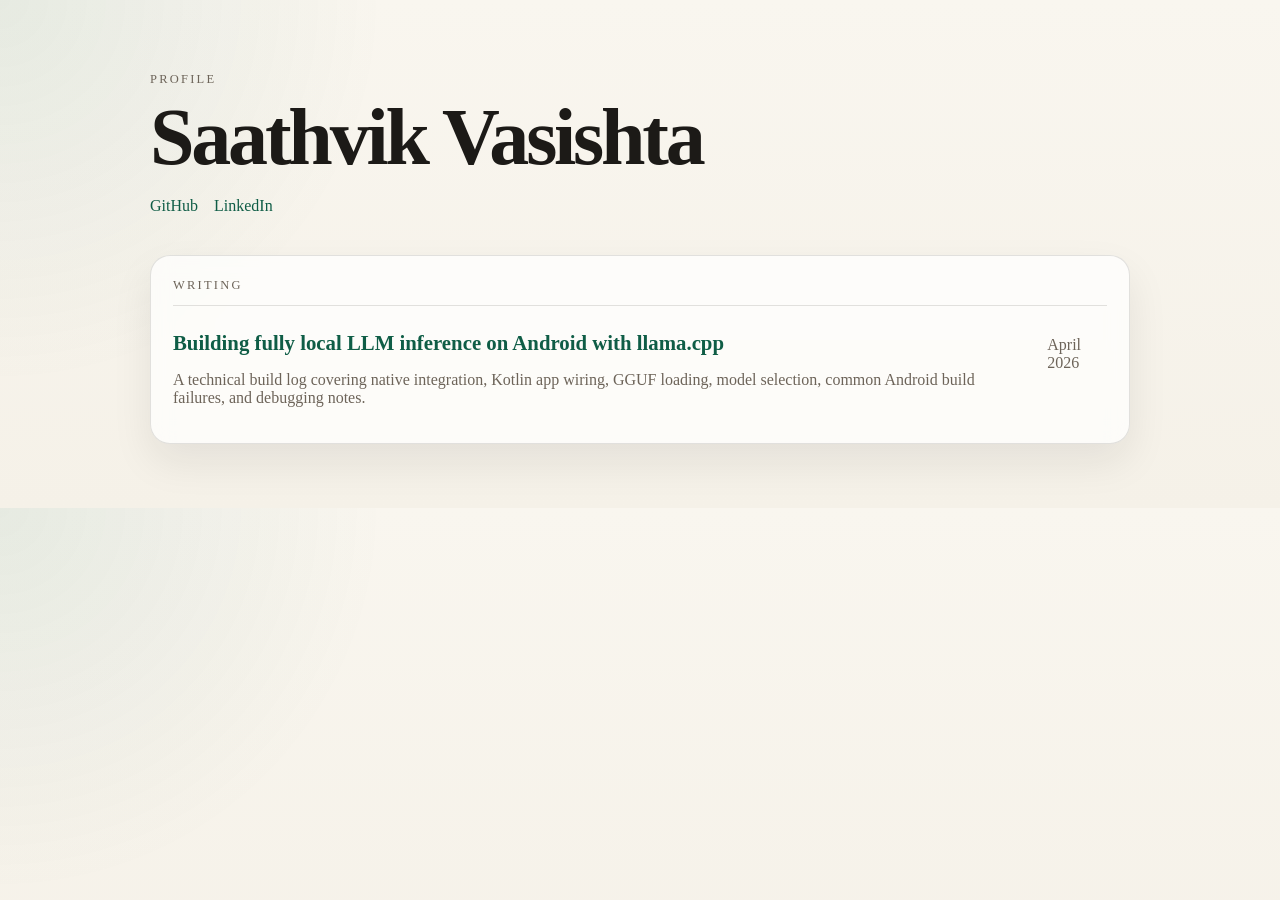
<file: index.html>
<!doctype html>
<html lang="en">
<head>
  <meta charset="utf-8">
  <meta name="viewport" content="width=device-width, initial-scale=1">
  <title>Saathvik Vasishta | On-device AI Builder</title>
  <meta name="description" content="Minimal profile and writing space focused on Android, on-device AI, and local LLM systems.">
  <link rel="stylesheet" href="styles.css">
</head>
<body>
  <div class="page">
    <header class="hero">
      <p class="eyebrow">Profile</p>
      <h1>Saathvik Vasishta</h1>
      <div class="links">
        <a href="https://github.com/SaTz1483">GitHub</a>
        <a href="https://www.linkedin.com/in/saathvikvasishta/">LinkedIn</a>
      </div>
    </header>

    <main class="grid">
      <section class="card wide">
        <p class="eyebrow">Writing</p>
        <article class="post">
          <div>
            <h2><a href="posts/on-device-ai-android.html">Building fully local LLM inference on Android with llama.cpp</a></h2>
            <p class="muted">A technical build log covering native integration, Kotlin app wiring, GGUF loading, model selection, common Android build failures, and debugging notes.</p>
          </div>
          <p class="muted">April 2026</p>
        </article>
      </section>
    </main>
  </div>
</body>
</html>
</file>
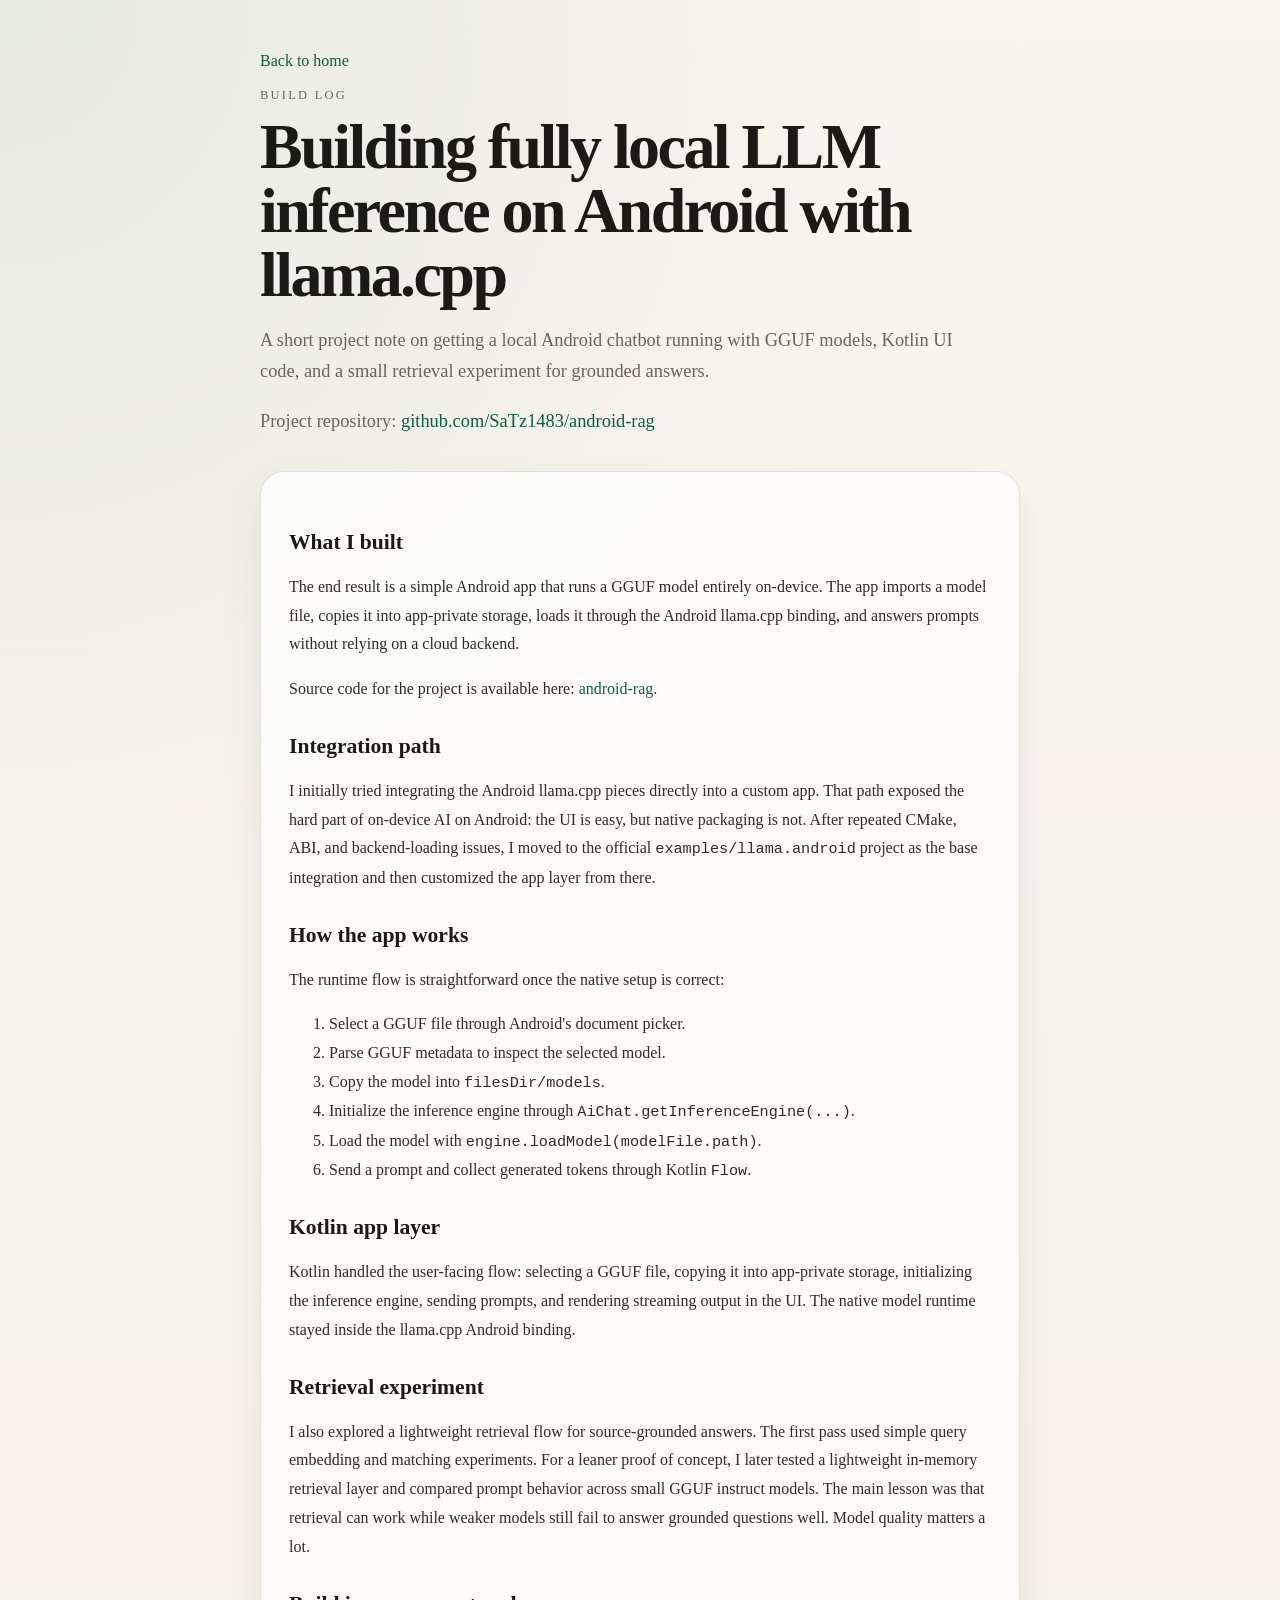
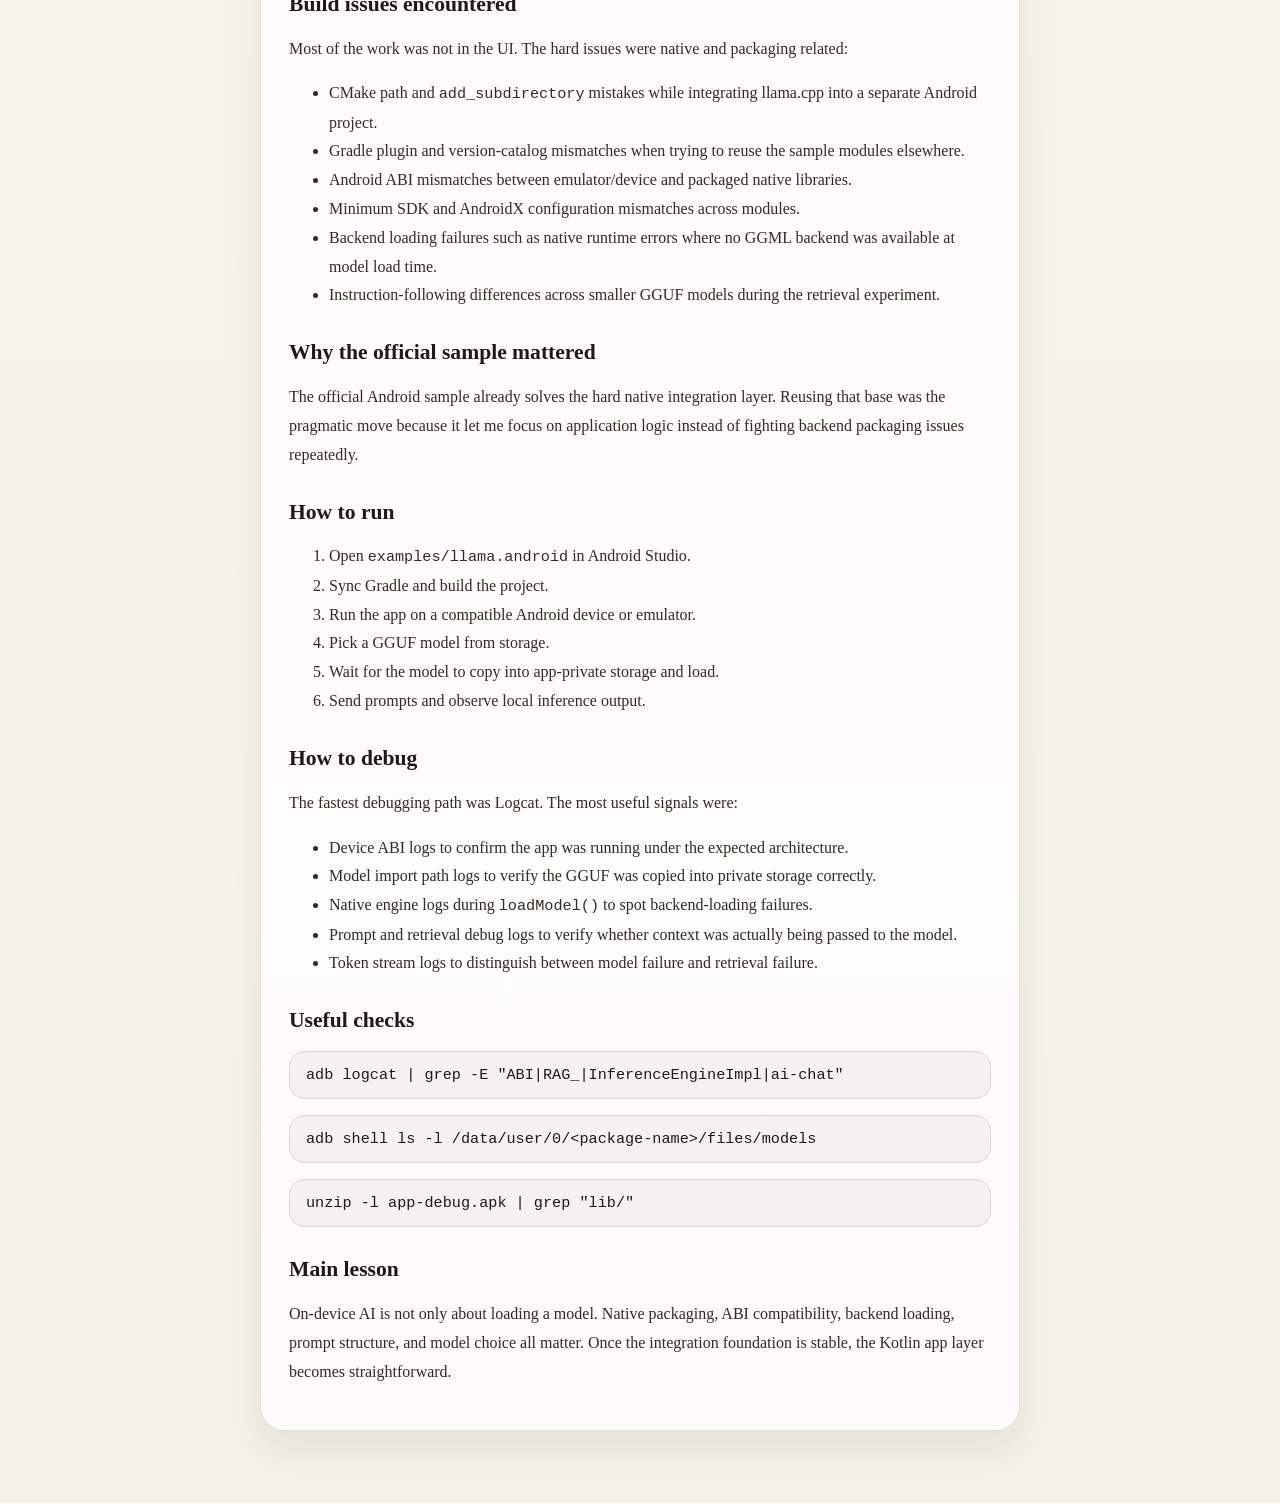
<file: posts/on-device-ai-android.html>
<!doctype html>
<html lang="en">
<head>
  <meta charset="utf-8">
  <meta name="viewport" content="width=device-width, initial-scale=1">
  <title>Building fully local LLM inference on Android with llama.cpp</title>
  <meta name="description" content="Notes from building a fully local Android LLM app with llama.cpp, Kotlin, GGUF models, and a lightweight retrieval flow.">
  <link rel="stylesheet" href="../styles.css">
</head>
<body>
  <div class="article">
    <a class="back-link" href="../index.html">Back to home</a>
    <header class="article-header">
      <p class="eyebrow">Build Log</p>
      <h1>Building fully local LLM inference on Android with llama.cpp</h1>
      <p class="lede">
        A short project note on getting a local Android chatbot running with GGUF models,
        Kotlin UI code, and a small retrieval experiment for grounded answers.
      </p>
      <p class="lede">
        Project repository:
        <a href="https://github.com/SaTz1483/android-rag">github.com/SaTz1483/android-rag</a>
      </p>
    </header>

    <article class="article-body">
      <h2>What I built</h2>
      <p>
        The end result is a simple Android app that runs a GGUF model entirely on-device.
        The app imports a model file, copies it into app-private storage, loads it through
        the Android llama.cpp binding, and answers prompts without relying on a cloud backend.
      </p>
      <p>
        Source code for the project is available here:
        <a href="https://github.com/SaTz1483/android-rag">android-rag</a>.
      </p>

      <h2>Integration path</h2>
      <p>
        I initially tried integrating the Android llama.cpp pieces directly into a custom app.
        That path exposed the hard part of on-device AI on Android: the UI is easy, but native
        packaging is not. After repeated CMake, ABI, and backend-loading issues, I moved to the
        official <code>examples/llama.android</code> project as the base integration and then
        customized the app layer from there.
      </p>

      <h2>How the app works</h2>
      <p>
        The runtime flow is straightforward once the native setup is correct:
      </p>
      <ol>
        <li>Select a GGUF file through Android's document picker.</li>
        <li>Parse GGUF metadata to inspect the selected model.</li>
        <li>Copy the model into <code>filesDir/models</code>.</li>
        <li>Initialize the inference engine through <code>AiChat.getInferenceEngine(...)</code>.</li>
        <li>Load the model with <code>engine.loadModel(modelFile.path)</code>.</li>
        <li>Send a prompt and collect generated tokens through Kotlin <code>Flow</code>.</li>
      </ol>

      <h2>Kotlin app layer</h2>
      <p>
        Kotlin handled the user-facing flow: selecting a GGUF file, copying it into app-private
        storage, initializing the inference engine, sending prompts, and rendering streaming output
        in the UI. The native model runtime stayed inside the llama.cpp Android binding.
      </p>

      <h2>Retrieval experiment</h2>
      <p>
        I also explored a lightweight retrieval flow for source-grounded answers. The first pass
        used simple query embedding and matching experiments. For a leaner proof of concept, I
        later tested a lightweight in-memory retrieval layer and compared prompt behavior across
        small GGUF instruct models. The main lesson was that retrieval can work while weaker models
        still fail to answer grounded questions well. Model quality matters a lot.
      </p>

      <h2>Build issues encountered</h2>
      <p>
        Most of the work was not in the UI. The hard issues were native and packaging related:
      </p>
      <ul>
        <li>CMake path and <code>add_subdirectory</code> mistakes while integrating llama.cpp into a separate Android project.</li>
        <li>Gradle plugin and version-catalog mismatches when trying to reuse the sample modules elsewhere.</li>
        <li>Android ABI mismatches between emulator/device and packaged native libraries.</li>
        <li>Minimum SDK and AndroidX configuration mismatches across modules.</li>
        <li>Backend loading failures such as native runtime errors where no GGML backend was available at model load time.</li>
        <li>Instruction-following differences across smaller GGUF models during the retrieval experiment.</li>
      </ul>

      <h2>Why the official sample mattered</h2>
      <p>
        The official Android sample already solves the hard native integration layer. Reusing that
        base was the pragmatic move because it let me focus on application logic instead of
        fighting backend packaging issues repeatedly.
      </p>

      <h2>How to run</h2>
      <ol>
        <li>Open <code>examples/llama.android</code> in Android Studio.</li>
        <li>Sync Gradle and build the project.</li>
        <li>Run the app on a compatible Android device or emulator.</li>
        <li>Pick a GGUF model from storage.</li>
        <li>Wait for the model to copy into app-private storage and load.</li>
        <li>Send prompts and observe local inference output.</li>
      </ol>

      <h2>How to debug</h2>
      <p>
        The fastest debugging path was Logcat. The most useful signals were:
      </p>
      <ul>
        <li>Device ABI logs to confirm the app was running under the expected architecture.</li>
        <li>Model import path logs to verify the GGUF was copied into private storage correctly.</li>
        <li>Native engine logs during <code>loadModel()</code> to spot backend-loading failures.</li>
        <li>Prompt and retrieval debug logs to verify whether context was actually being passed to the model.</li>
        <li>Token stream logs to distinguish between model failure and retrieval failure.</li>
      </ul>

      <h2>Useful checks</h2>
      <pre><code>adb logcat | grep -E "ABI|RAG_|InferenceEngineImpl|ai-chat"</code></pre>
      <pre><code>adb shell ls -l /data/user/0/&lt;package-name&gt;/files/models</code></pre>
      <pre><code>unzip -l app-debug.apk | grep "lib/"</code></pre>

      <h2>Main lesson</h2>
      <p>
        On-device AI is not only about loading a model. Native packaging, ABI compatibility,
        backend loading, prompt structure, and model choice all matter. Once the integration
        foundation is stable, the Kotlin app layer becomes straightforward.
      </p>
    </article>
  </div>
</body>
</html>
</file>
<file: styles.css>
:root {
  --bg: #f5f1e8;
  --surface: rgba(255, 255, 255, 0.72);
  --text: #1c1a17;
  --muted: #6d6459;
  --line: rgba(28, 26, 23, 0.12);
  --accent: #0f5d46;
  --shadow: 0 18px 40px rgba(28, 26, 23, 0.08);
}

* {
  box-sizing: border-box;
}

html {
  font-size: 16px;
}

body {
  margin: 0;
  font-family: Georgia, "Times New Roman", serif;
  color: var(--text);
  background:
    radial-gradient(circle at top left, rgba(15, 93, 70, 0.08), transparent 28%),
    linear-gradient(180deg, #f9f6ef 0%, var(--bg) 100%);
}

a {
  color: var(--accent);
  text-decoration: none;
}

a:hover {
  text-decoration: underline;
}

code {
  font-family: "SFMono-Regular", Consolas, "Liberation Mono", Menlo, monospace;
  font-size: 0.95em;
}

.page {
  width: min(980px, calc(100% - 32px));
  margin: 0 auto;
  padding: 48px 0 64px;
}

.hero {
  padding: 24px 0 40px;
}

.hero h1 {
  margin: 0;
  font-size: clamp(2.6rem, 8vw, 5rem);
  line-height: 0.95;
  letter-spacing: -0.04em;
}

.lede {
  max-width: 700px;
  font-size: 1.15rem;
  line-height: 1.7;
  color: var(--muted);
  margin: 18px 0 0;
}

.eyebrow {
  text-transform: uppercase;
  letter-spacing: 0.18em;
  color: var(--muted);
  font-size: 0.78rem;
  margin: 0 0 12px;
}

.links {
  display: flex;
  flex-wrap: wrap;
  gap: 16px;
  margin-top: 22px;
}

.grid {
  display: grid;
  grid-template-columns: repeat(2, minmax(0, 1fr));
  gap: 18px;
}

.card {
  background: var(--surface);
  border: 1px solid var(--line);
  border-radius: 20px;
  box-shadow: var(--shadow);
  backdrop-filter: blur(10px);
  padding: 22px 22px 20px;
}

.wide {
  grid-column: 1 / -1;
}

.post {
  display: flex;
  justify-content: space-between;
  gap: 20px;
  align-items: baseline;
  border-top: 1px solid var(--line);
  padding-top: 14px;
}

.post h2 {
  font-size: 1.3rem;
  margin: 0 0 8px;
}

.muted {
  color: var(--muted);
}

.article {
  width: min(760px, calc(100% - 32px));
  margin: 0 auto;
  padding: 52px 0 72px;
}

.article-header {
  margin-bottom: 34px;
}

.article-header h1 {
  margin: 8px 0 0;
  font-size: clamp(2.2rem, 7vw, 4rem);
  line-height: 1;
  letter-spacing: -0.04em;
}

.article-body {
  background: var(--surface);
  border: 1px solid var(--line);
  border-radius: 24px;
  box-shadow: var(--shadow);
  padding: 28px;
}

.article-body p,
.article-body li {
  line-height: 1.8;
  color: #2f2b26;
}

.article-body h2 {
  margin-top: 30px;
  font-size: 1.35rem;
}

.article-body pre {
  overflow-x: auto;
  padding: 14px 16px;
  border-radius: 16px;
  border: 1px solid var(--line);
  background: rgba(28, 26, 23, 0.04);
}

.article-body code {
  white-space: pre-wrap;
}

.back-link {
  display: inline-block;
  margin-bottom: 18px;
}

@media (max-width: 760px) {
  .grid {
    grid-template-columns: 1fr;
  }

  .post {
    flex-direction: column;
    align-items: flex-start;
  }
}
</file>
